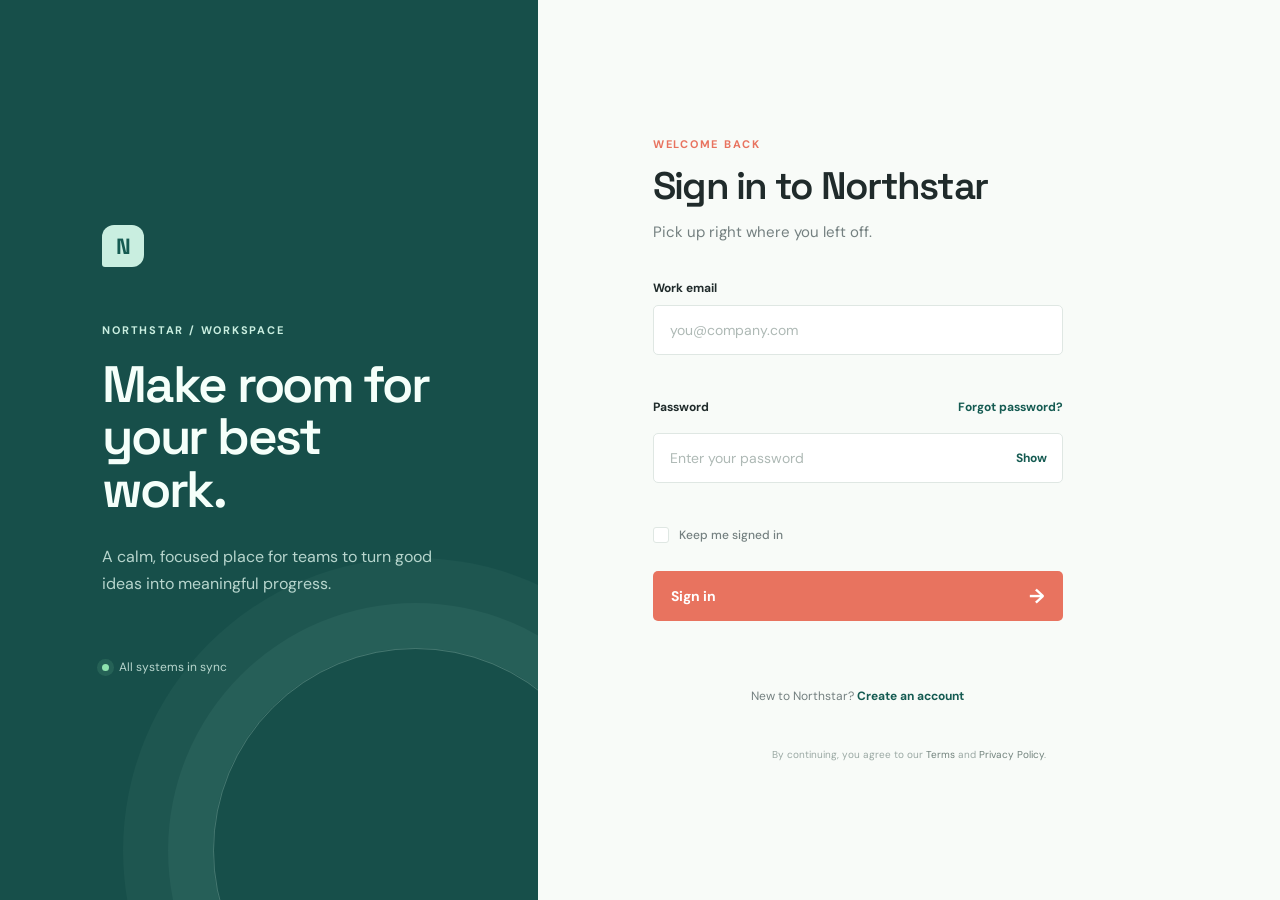
<file: index.html>
<!DOCTYPE html>
<html lang="en">
<head>
  <meta charset="UTF-8">
  <meta name="viewport" content="width=device-width, initial-scale=1.0">
  <title>Northstar | Sign in</title>
  <link rel="preconnect" href="https://fonts.googleapis.com">
  <link rel="preconnect" href="https://fonts.gstatic.com" crossorigin>
  <link href="https://fonts.googleapis.com/css2?family=DM+Sans:wght@400;500;600;700&family=Space+Grotesk:wght@500;600;700&display=swap" rel="stylesheet">
  <link rel="stylesheet" href="styles.css">
</head>
<body>
  <main class="auth-shell">
    <section class="brand-panel" aria-label="Northstar introduction">
      <div class="brand-mark" aria-hidden="true">N</div>
      <p class="eyebrow">NORTHSTAR / WORKSPACE</p>
      <h1>Make room for your best work.</h1>
      <p class="brand-copy">A calm, focused place for teams to turn good ideas into meaningful progress.</p>
      <div class="signal" aria-hidden="true">
        <span class="signal-dot"></span>
        <span>All systems in sync</span>
      </div>
    </section>

    <section class="form-panel">
      <div class="form-wrap">
        <div class="mobile-mark brand-mark" aria-hidden="true">N</div>
        <p class="form-kicker">WELCOME BACK</p>
        <h2>Sign in to Northstar</h2>
        <p class="subtitle">Pick up right where you left off.</p>

        <form id="login-form" novalidate>
          <div class="field-group">
            <label for="email">Work email</label>
            <input id="email" name="email" type="email" autocomplete="email" placeholder="you@company.com" required>
            <span class="error-message" id="email-error" role="alert"></span>
          </div>

          <div class="field-group">
            <div class="label-row">
              <label for="password">Password</label>
              <a href="#" id="forgot-link">Forgot password?</a>
            </div>
            <div class="password-wrap">
              <input id="password" name="password" type="password" autocomplete="current-password" placeholder="Enter your password" required minlength="6">
              <button class="password-toggle" id="password-toggle" type="button" aria-label="Show password">Show</button>
            </div>
            <span class="error-message" id="password-error" role="alert"></span>
          </div>

          <label class="remember-row">
            <input type="checkbox" id="remember" name="remember">
            <span class="checkbox" aria-hidden="true"></span>
            <span>Keep me signed in</span>
          </label>

          <button class="submit-button" type="submit">
            <span id="submit-label">Sign in</span>
            <span class="arrow" aria-hidden="true">&rarr;</span>
          </button>
          <p class="form-status" id="form-status" role="status" aria-live="polite"></p>
        </form>

        <p class="signup-prompt">New to Northstar? <a href="register.html">Create an account</a></p>
      </div>
      <p class="legal">By continuing, you agree to our <a href="#">Terms</a> and <a href="#">Privacy Policy</a>.</p>
    </section>
  </main>
  <script src="script.js"></script>
</body>
</html>
</file>
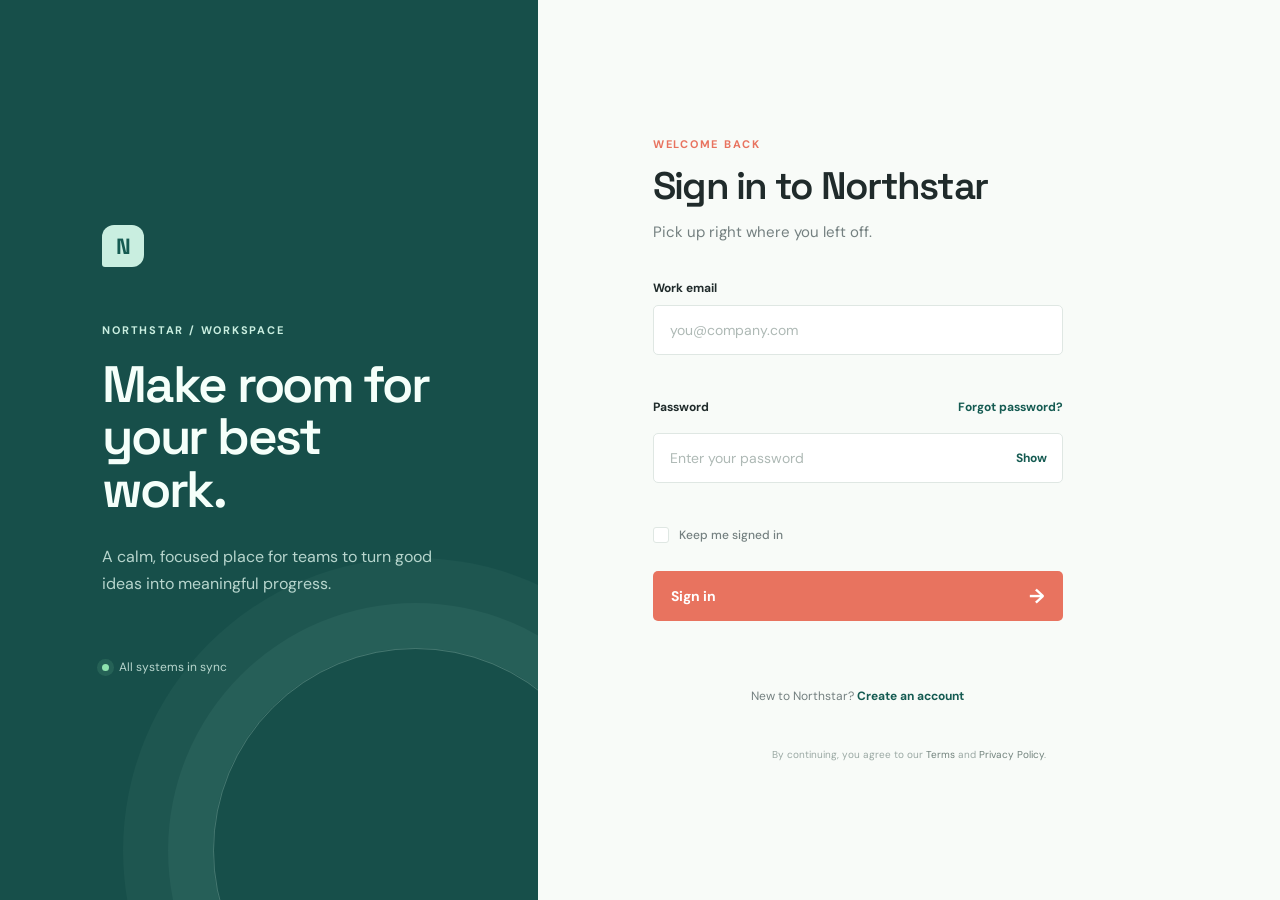
<file: home.html>
<!DOCTYPE html>
<html lang="en">
<head>
  <meta charset="UTF-8">
  <meta name="viewport" content="width=device-width, initial-scale=1.0">
  <title>Northstar | Home</title>
  <link rel="preconnect" href="https://fonts.googleapis.com">
  <link rel="preconnect" href="https://fonts.gstatic.com" crossorigin>
  <link href="https://fonts.googleapis.com/css2?family=DM+Sans:wght@400;500;600;700&family=Space+Grotesk:wght@500;600;700&display=swap" rel="stylesheet">
  <link rel="stylesheet" href="styles.css">
</head>
<body class="home-page">
  <main class="home-shell">
    <div class="home-header">
      <div class="brand-mark" aria-hidden="true">N</div>
      <a class="sign-out" href="index.html" id="sign-out">Sign out</a>
    </div>
    <section class="todo-panel" aria-labelledby="welcome-title">
      <p class="form-kicker">NORTHSTAR / HOME</p>
      <div class="todo-heading">
        <div>
          <h1 id="welcome-title">WELCOME <span id="role-title">USER</span></h1>
          <p class="todo-subtitle">Turn today&apos;s intentions into progress.</p>
        </div>
        <span class="task-count" id="task-count">0 tasks</span>
      </div>

      <form class="task-form" id="task-form">
        <label class="sr-only" for="task-input">Add a task</label>
        <input id="task-input" type="text" placeholder="What needs doing?" maxlength="120" autocomplete="off" required>
        <label class="sr-only" for="task-priority">Task priority</label>
        <select id="task-priority" aria-label="Task priority">
          <option value="medium">Medium</option>
          <option value="high">High</option>
          <option value="low">Low</option>
        </select>
        <button type="submit" aria-label="Add task">Add <span aria-hidden="true">+</span></button>
      </form>

      <div class="board" id="task-board" aria-live="polite">
        <section class="board-column" data-status="todo">
          <div class="column-heading"><h2>To do</h2><span class="column-count">0</span></div>
          <ul class="task-list" id="todo-list"></ul>
        </section>
        <section class="board-column" data-status="in-progress">
          <div class="column-heading"><h2>In progress</h2><span class="column-count">0</span></div>
          <ul class="task-list" id="in-progress-list"></ul>
        </section>
        <section class="board-column" data-status="done">
          <div class="column-heading"><h2>Done</h2><span class="column-count">0</span></div>
          <ul class="task-list" id="done-list"></ul>
        </section>
      </div>
      <p class="empty-state" id="empty-state">Your board is clear. Add the first thing you want to get done.</p>
    </section>
  </main>
  <script>
    const role = sessionStorage.getItem("northstarRole");
    if (role !== "admin" && role !== "user") {
      window.location.replace("index.html");
    } else {
      document.querySelector("#role-title").textContent = role.toUpperCase();
    }

    document.querySelector("#sign-out").addEventListener("click", () => {
      sessionStorage.removeItem("northstarRole");
    });

    const taskForm = document.querySelector("#task-form");
    const taskInput = document.querySelector("#task-input");
    const taskLists = {
      todo: document.querySelector("#todo-list"),
      "in-progress": document.querySelector("#in-progress-list"),
      done: document.querySelector("#done-list")
    };
    const taskCount = document.querySelector("#task-count");
    const emptyState = document.querySelector("#empty-state");
    const storageKey = `northstarTasks-${role}`;
    let tasks = JSON.parse(localStorage.getItem(storageKey) || "[]").map((task) => ({
      ...task,
      status: task.status || (task.done ? "done" : "todo"),
      priority: task.priority || "medium"
    }));

    const priorityLabels = { low: "Low", medium: "Medium", high: "High" };
    const nextStatus = { todo: "in-progress", "in-progress": "done", done: "todo" };

    function renderTasks() {
      Object.values(taskLists).forEach((list) => list.replaceChildren());
      tasks.forEach((task) => {
        const item = document.createElement("li");
        item.className = "task-item";
        item.innerHTML = `<div class="task-card-top"><span class="task-key">NS-${String(task.id).slice(-4)}</span><button class="task-delete" type="button" aria-label="Delete task">&times;</button></div><span class="task-text"></span><div class="task-card-bottom"><span class="priority priority-${task.priority}">${priorityLabels[task.priority]}</span><button class="task-move" type="button">Move to <span class="move-label"></span></button></div>`;
        item.querySelector(".task-text").textContent = task.text;
        item.querySelector(".move-label").textContent = nextStatus[task.status].replace("in-progress", "In progress").replace("todo", "To do").replace("done", "Done");
        item.querySelector(".task-move").addEventListener("click", () => {
          task.status = nextStatus[task.status];
          saveTasks();
        });
        item.querySelector(".task-delete").addEventListener("click", () => {
          tasks = tasks.filter((candidate) => candidate.id !== task.id);
          saveTasks();
        });
        taskLists[task.status].append(item);
      });
      const remaining = tasks.filter((task) => task.status !== "done").length;
      taskCount.textContent = `${remaining} open ${remaining === 1 ? "task" : "tasks"}`;
      document.querySelectorAll(".board-column").forEach((column) => {
        const status = column.dataset.status;
        column.querySelector(".column-count").textContent = tasks.filter((task) => task.status === status).length;
      });
      emptyState.hidden = tasks.length > 0;
    }

    function saveTasks() {
      localStorage.setItem(storageKey, JSON.stringify(tasks));
      renderTasks();
    }

    taskForm.addEventListener("submit", (event) => {
      event.preventDefault();
      const text = taskInput.value.trim();
      if (!text) return;
      tasks.push({ id: Date.now(), text, status: "todo", priority: document.querySelector("#task-priority").value });
      taskInput.value = "";
      saveTasks();
      taskInput.focus();
    });

    renderTasks();
  </script>
</body>
</html>
</file>
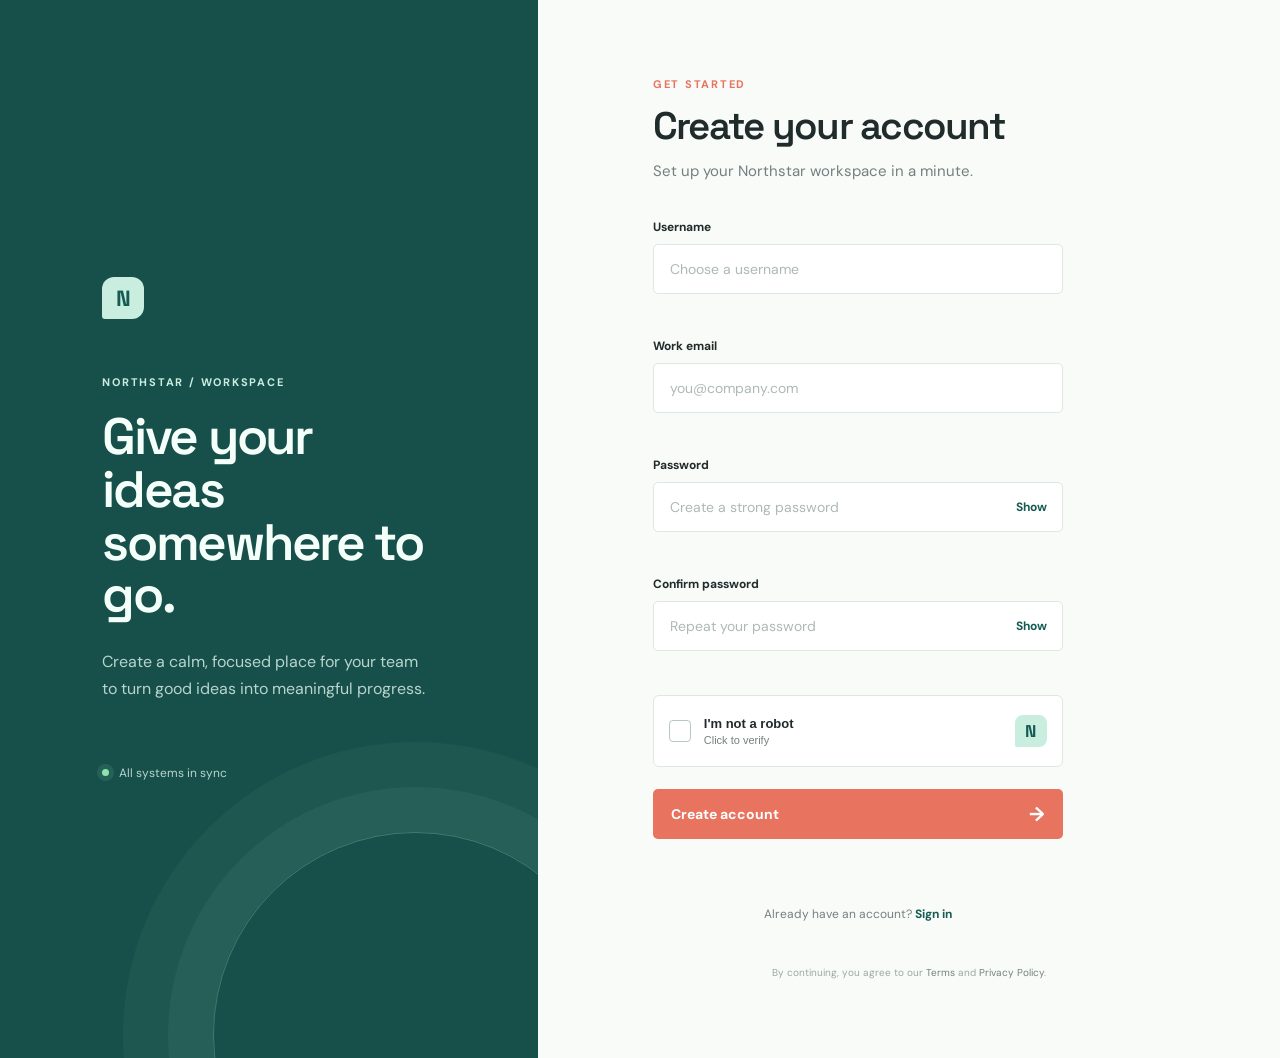
<file: register.html>
<!DOCTYPE html>
<html lang="en">
<head>
  <meta charset="UTF-8">
  <meta name="viewport" content="width=device-width, initial-scale=1.0">
  <title>Northstar | Create account</title>
  <link rel="preconnect" href="https://fonts.googleapis.com">
  <link rel="preconnect" href="https://fonts.gstatic.com" crossorigin>
  <link href="https://fonts.googleapis.com/css2?family=DM+Sans:wght@400;500;600;700&family=Space+Grotesk:wght@500;600;700&display=swap" rel="stylesheet">
  <link rel="stylesheet" href="styles.css">
</head>
<body>
  <main class="auth-shell">
    <section class="brand-panel" aria-label="Northstar introduction">
      <div class="brand-mark" aria-hidden="true">N</div>
      <p class="eyebrow">NORTHSTAR / WORKSPACE</p>
      <h1>Give your ideas somewhere to go.</h1>
      <p class="brand-copy">Create a calm, focused place for your team to turn good ideas into meaningful progress.</p>
      <div class="signal" aria-hidden="true">
        <span class="signal-dot"></span>
        <span>All systems in sync</span>
      </div>
    </section>

    <section class="form-panel">
      <div class="form-wrap">
        <div class="mobile-mark brand-mark" aria-hidden="true">N</div>
        <p class="form-kicker">GET STARTED</p>
        <h2>Create your account</h2>
        <p class="subtitle">Set up your Northstar workspace in a minute.</p>

        <form id="register-form" novalidate>
          <div class="field-group">
            <label for="username">Username</label>
            <input id="username" name="username" type="text" autocomplete="username" placeholder="Choose a username" required minlength="3">
            <span class="error-message" id="username-error" role="alert"></span>
          </div>

          <div class="field-group">
            <label for="email">Work email</label>
            <input id="email" name="email" type="email" autocomplete="email" placeholder="you@company.com" required>
            <span class="error-message" id="email-error" role="alert"></span>
          </div>

          <div class="field-group">
            <label for="password">Password</label>
            <div class="password-wrap">
              <input id="password" name="password" type="password" autocomplete="new-password" placeholder="Create a strong password" required>
              <button class="password-toggle" type="button" aria-label="Show password">Show</button>
            </div>
            <span class="error-message" id="password-error" role="alert"></span>
          </div>

          <div class="field-group">
            <label for="confirm-password">Confirm password</label>
            <div class="password-wrap">
              <input id="confirm-password" name="confirm-password" type="password" autocomplete="new-password" placeholder="Repeat your password" required>
              <button class="password-toggle" type="button" aria-label="Show password">Show</button>
            </div>
            <span class="error-message" id="confirm-password-error" role="alert"></span>
          </div>

          <button class="captcha" id="captcha" type="button" aria-pressed="false">
            <span class="captcha-check" aria-hidden="true"></span>
            <span class="captcha-copy"><strong>I'm not a robot</strong><small id="captcha-status">Click to verify</small></span>
            <span class="captcha-badge" aria-hidden="true">N</span>
          </button>
          <span class="error-message captcha-error" id="captcha-error" role="alert"></span>

          <button class="submit-button" type="submit">
            <span id="submit-label">Create account</span>
            <span class="arrow" aria-hidden="true">&rarr;</span>
          </button>
          <p class="form-status" id="form-status" role="status" aria-live="polite"></p>
        </form>

        <p class="signup-prompt">Already have an account? <a href="index.html">Sign in</a></p>
      </div>
      <p class="legal">By continuing, you agree to our <a href="#">Terms</a> and <a href="#">Privacy Policy</a>.</p>
    </section>
  </main>
  <script src="script.js"></script>
</body>
</html>
</file>
<file: styles.css>
:root {
  --ink: #202b2b;
  --muted: #748080;
  --line: #dfe7e3;
  --mint: #c9eee0;
  --deep-mint: #155b52;
  --coral: #e8735f;
  --paper: #f8fbf8;
}

* { box-sizing: border-box; }

body {
  margin: 0;
  min-width: 320px;
  color: var(--ink);
  background: var(--paper);
  font-family: "DM Sans", sans-serif;
}

.auth-shell { display: grid; min-height: 100vh; grid-template-columns: 42% 58%; }

.brand-panel {
  position: relative;
  display: flex;
  flex-direction: column;
  justify-content: center;
  overflow: hidden;
  padding: 8vw;
  color: #f5fffa;
  background: #174f4a;
}

.brand-panel::after {
  position: absolute;
  right: -15%;
  bottom: -17%;
  width: 75%;
  aspect-ratio: 1;
  border: 1px solid rgba(201, 238, 224, .25);
  border-radius: 50%;
  box-shadow: 0 0 0 45px rgba(201, 238, 224, .05), 0 0 0 90px rgba(201, 238, 224, .04);
  content: "";
}

.brand-mark {
  display: grid;
  place-items: center;
  width: 42px;
  height: 42px;
  margin-bottom: 56px;
  color: var(--deep-mint);
  background: var(--mint);
  border-radius: 12px 12px 12px 3px;
  font-family: "Space Grotesk", sans-serif;
  font-size: 22px;
  font-weight: 700;
}

.eyebrow, .form-kicker { margin: 0 0 22px; font-size: 11px; font-weight: 700; letter-spacing: .16em; }
.eyebrow { color: var(--mint); }
.brand-panel h1, .form-panel h2 { margin: 0; font-family: "Space Grotesk", sans-serif; font-weight: 600; letter-spacing: -.045em; }
.brand-panel h1 { max-width: 420px; font-size: clamp(42px, 4vw, 64px); line-height: 1.03; }
.brand-copy { max-width: 350px; margin: 26px 0 0; color: #b7d5cd; font-size: 16px; line-height: 1.7; }
.signal { display: flex; align-items: center; gap: 10px; margin-top: 62px; color: #b7d5cd; font-size: 12px; }
.signal-dot { width: 7px; height: 7px; background: #8fe3ae; border-radius: 50%; box-shadow: 0 0 0 5px rgba(143, 227, 174, .12); }

.form-panel { display: flex; flex-direction: column; justify-content: center; padding: 6vw 9vw; background: var(--paper); }
.form-wrap { width: min(100%, 410px); }
.mobile-mark { display: none; }
.form-kicker { margin-bottom: 14px; color: var(--coral); }
.form-panel h2 { font-size: clamp(31px, 3vw, 43px); line-height: 1.1; }
.subtitle { margin: 14px 0 38px; color: var(--muted); font-size: 15px; }
.field-group { margin-bottom: 22px; }
label, .label-row { font-size: 12px; font-weight: 700; }
.label-row { display: flex; justify-content: space-between; margin-bottom: 9px; }
label { display: block; margin-bottom: 9px; }
input[type="email"], input[type="password"], input[type="text"] { width: 100%; padding: 15px 16px; color: var(--ink); background: #fff; border: 1px solid var(--line); border-radius: 5px; outline: none; font: inherit; font-size: 14px; transition: border-color .2s, box-shadow .2s; }
input:focus { border-color: var(--deep-mint); box-shadow: 0 0 0 3px rgba(21, 91, 82, .1); }
input::placeholder { color: #aeb9b5; }
.password-wrap { position: relative; }
.password-wrap input { padding-right: 60px; }
.password-toggle { position: absolute; top: 50%; right: 12px; padding: 4px; color: var(--deep-mint); background: transparent; border: 0; transform: translateY(-50%); cursor: pointer; font: inherit; font-size: 12px; font-weight: 700; }
a { color: var(--deep-mint); text-decoration: none; }
a:hover { text-decoration: underline; }
.remember-row { display: flex; align-items: center; gap: 10px; margin: 3px 0 28px; color: var(--muted); font-size: 12px; font-weight: 500; cursor: pointer; }
.remember-row input { position: absolute; opacity: 0; }
.checkbox { width: 16px; height: 16px; background: #fff; border: 1px solid var(--line); border-radius: 3px; }
.remember-row input:checked + .checkbox { background: var(--deep-mint); border-color: var(--deep-mint); box-shadow: inset 0 0 0 3px #fff; }
.captcha {
  display: flex;
  align-items: center;
  width: 100%;
  min-height: 72px;
  margin: 4px 0 0;
  padding: 14px 15px;
  color: var(--ink);
  background: #fff;
  border: 1px solid var(--line);
  border-radius: 6px;
  cursor: pointer;
  text-align: left;
  transition: border-color .2s, box-shadow .2s, background .2s;
}
.captcha:hover, .captcha:focus-visible { border-color: var(--deep-mint); box-shadow: 0 0 0 3px rgba(21, 91, 82, .1); outline: none; }
.captcha[aria-pressed="true"] { background: #f3fbf7; border-color: #a8d9c4; }
.captcha-check { flex: 0 0 22px; width: 22px; height: 22px; margin-right: 13px; background: #fff; border: 1px solid #b8c9c1; border-radius: 4px; }
.captcha-check.verified { position: relative; background: var(--deep-mint); border-color: var(--deep-mint); }
.captcha-check.verified::after { position: absolute; top: 2px; left: 6px; width: 6px; height: 11px; border: solid #fff; border-width: 0 2px 2px 0; content: ""; transform: rotate(45deg); }
.captcha-copy { display: flex; flex: 1; flex-direction: column; gap: 3px; min-width: 0; }
.captcha-copy strong { font-size: 13px; font-weight: 700; }
.captcha-copy small { color: var(--muted); font-size: 11px; }
.captcha-badge { display: grid; place-items: center; width: 32px; height: 32px; margin-left: 12px; color: var(--deep-mint); background: var(--mint); border-radius: 8px 8px 8px 2px; font-family: "Space Grotesk", sans-serif; font-size: 17px; font-weight: 700; }
.captcha-error { margin-top: 5px; }
.submit-button { display: flex; align-items: center; justify-content: space-between; width: 100%; padding: 16px 18px; color: #fff; background: var(--coral); border: 0; border-radius: 5px; cursor: pointer; font: inherit; font-size: 14px; font-weight: 700; transition: background .2s, transform .2s; }
.submit-button:hover { background: #d96250; transform: translateY(-1px); }
.arrow { font-size: 20px; line-height: 12px; }
.error-message { display: block; min-height: 16px; margin-top: 6px; color: #c04c3c; font-size: 11px; }
.form-status { min-height: 18px; margin: 14px 0 0; color: var(--deep-mint); font-size: 12px; text-align: center; }
.login-error { color: #c04c3c; }
.signup-prompt { margin: 35px 0 0; color: var(--muted); font-size: 12px; text-align: center; }
.signup-prompt a { font-weight: 700; }
.legal { margin: 42px 0 0; color: #9aa8a3; font-size: 10px; line-height: 1.7; text-align: center; }
.legal a { color: #71827c; }
.is-invalid { border-color: var(--coral) !important; }

.home-page { background: #174f4a; }
.home-shell { min-height: 100vh; padding: 34px 7vw; color: #f5fffa; }
.home-header { display: flex; align-items: center; justify-content: space-between; }
.home-header .brand-mark { margin: 0; }
.sign-out { padding: 10px 15px; color: var(--mint); border: 1px solid rgba(201, 238, 224, .35); border-radius: 5px; font-size: 12px; font-weight: 700; }
.sign-out:hover { color: var(--deep-mint); background: var(--mint); text-decoration: none; }
.todo-panel { width: min(100%, 760px); min-height: calc(100vh - 110px); padding-top: 12vh; }
.todo-panel .form-kicker { color: var(--mint); }
.todo-heading { display: flex; align-items: end; justify-content: space-between; gap: 24px; }
.todo-panel h1 { margin: 0; font-family: "Space Grotesk", sans-serif; font-size: clamp(42px, 7vw, 84px); letter-spacing: -.06em; line-height: .98; }
.todo-panel h1 span { color: var(--mint); }
.todo-subtitle { margin: 22px 0 0; color: #b7d5cd; font-size: 17px; }
.task-count { flex: 0 0 auto; padding: 8px 12px; color: var(--deep-mint); background: var(--mint); border-radius: 4px; font-size: 12px; font-weight: 700; }
.task-form { display: flex; gap: 10px; margin-top: 48px; }
.task-form input { flex: 1; min-width: 0; padding: 16px 17px; color: var(--ink); background: #f5fffa; border: 1px solid transparent; border-radius: 5px; outline: none; font: inherit; font-size: 14px; }
.task-form input:focus { border-color: var(--mint); box-shadow: 0 0 0 3px rgba(201, 238, 224, .2); }
.task-form select { padding: 0 12px; color: var(--deep-mint); background: #f5fffa; border: 0; border-radius: 5px; font: inherit; font-size: 12px; font-weight: 700; }
.task-form button { padding: 0 21px; color: var(--deep-mint); background: var(--mint); border: 0; border-radius: 5px; cursor: pointer; font: inherit; font-size: 13px; font-weight: 700; }
.task-form button span { margin-left: 8px; font-size: 18px; vertical-align: -1px; }
.board { display: grid; grid-template-columns: repeat(3, minmax(0, 1fr)); gap: 14px; margin-top: 34px; }
.board-column { min-height: 235px; padding: 14px; background: rgba(7, 48, 45, .38); border: 1px solid rgba(201, 238, 224, .12); border-radius: 6px; }
.column-heading { display: flex; align-items: center; justify-content: space-between; padding-bottom: 12px; border-bottom: 1px solid rgba(201, 238, 224, .14); }
.column-heading h2 { margin: 0; color: #f5fffa; font-size: 12px; font-weight: 700; }
.column-count { display: grid; place-items: center; min-width: 21px; height: 21px; padding: 0 5px; color: #b7d5cd; background: rgba(201, 238, 224, .13); border-radius: 4px; font-size: 11px; }
.task-list { display: grid; align-content: start; gap: 9px; margin: 14px 0 0; padding: 0; list-style: none; }
.task-item { padding: 13px; color: var(--ink); background: #f5fffa; border-radius: 4px; box-shadow: 0 5px 12px rgba(0, 0, 0, .08); }
.task-card-top, .task-card-bottom { display: flex; align-items: center; justify-content: space-between; gap: 8px; }
.task-key { color: #8aa49c; font-family: monospace; font-size: 10px; }
.task-text { display: block; margin: 12px 0 17px; overflow-wrap: anywhere; font-size: 13px; line-height: 1.4; }
.task-delete, .task-move { border: 0; cursor: pointer; font: inherit; }
.task-delete { padding: 3px 5px; color: #829891; background: transparent; font-size: 20px; line-height: 1; }
.task-delete:hover { color: var(--coral); }
.task-move { padding: 0; color: var(--deep-mint); background: transparent; font-size: 10px; font-weight: 700; }
.priority { padding: 4px 6px; border-radius: 3px; font-size: 10px; font-weight: 700; }
.priority-low { color: #39715b; background: #d9f0e1; }
.priority-medium { color: #8b6926; background: #f6e8bd; }
.priority-high { color: #a74b3c; background: #f6d4cc; }
.empty-state { margin: 26px 0 0; color: #8db4a9; font-size: 13px; }
.empty-state[hidden] { display: none; }
.sr-only { position: absolute; width: 1px; height: 1px; overflow: hidden; clip: rect(0, 0, 0, 0); white-space: nowrap; }

@media (max-width: 800px) {
  .auth-shell { display: block; }
  .brand-panel { display: none; }
  .form-panel { min-height: 100vh; padding: 42px 25px 28px; }
  .form-wrap { margin: auto; }
  .mobile-mark { display: grid; margin: 0 0 44px; }
  .legal { margin-top: 38px; }
  .home-shell { padding: 25px; }
  .todo-panel { min-height: calc(100vh - 90px); padding-top: 16vh; }
  .todo-heading { align-items: start; flex-direction: column; gap: 18px; }
  .task-form { margin-top: 36px; }
  .task-form select { flex: 0 0 96px; padding: 0 5px; }
  .task-form button { padding: 0 16px; }
  .board { grid-template-columns: 1fr; }
  .board-column { min-height: 120px; }
}
</file>
